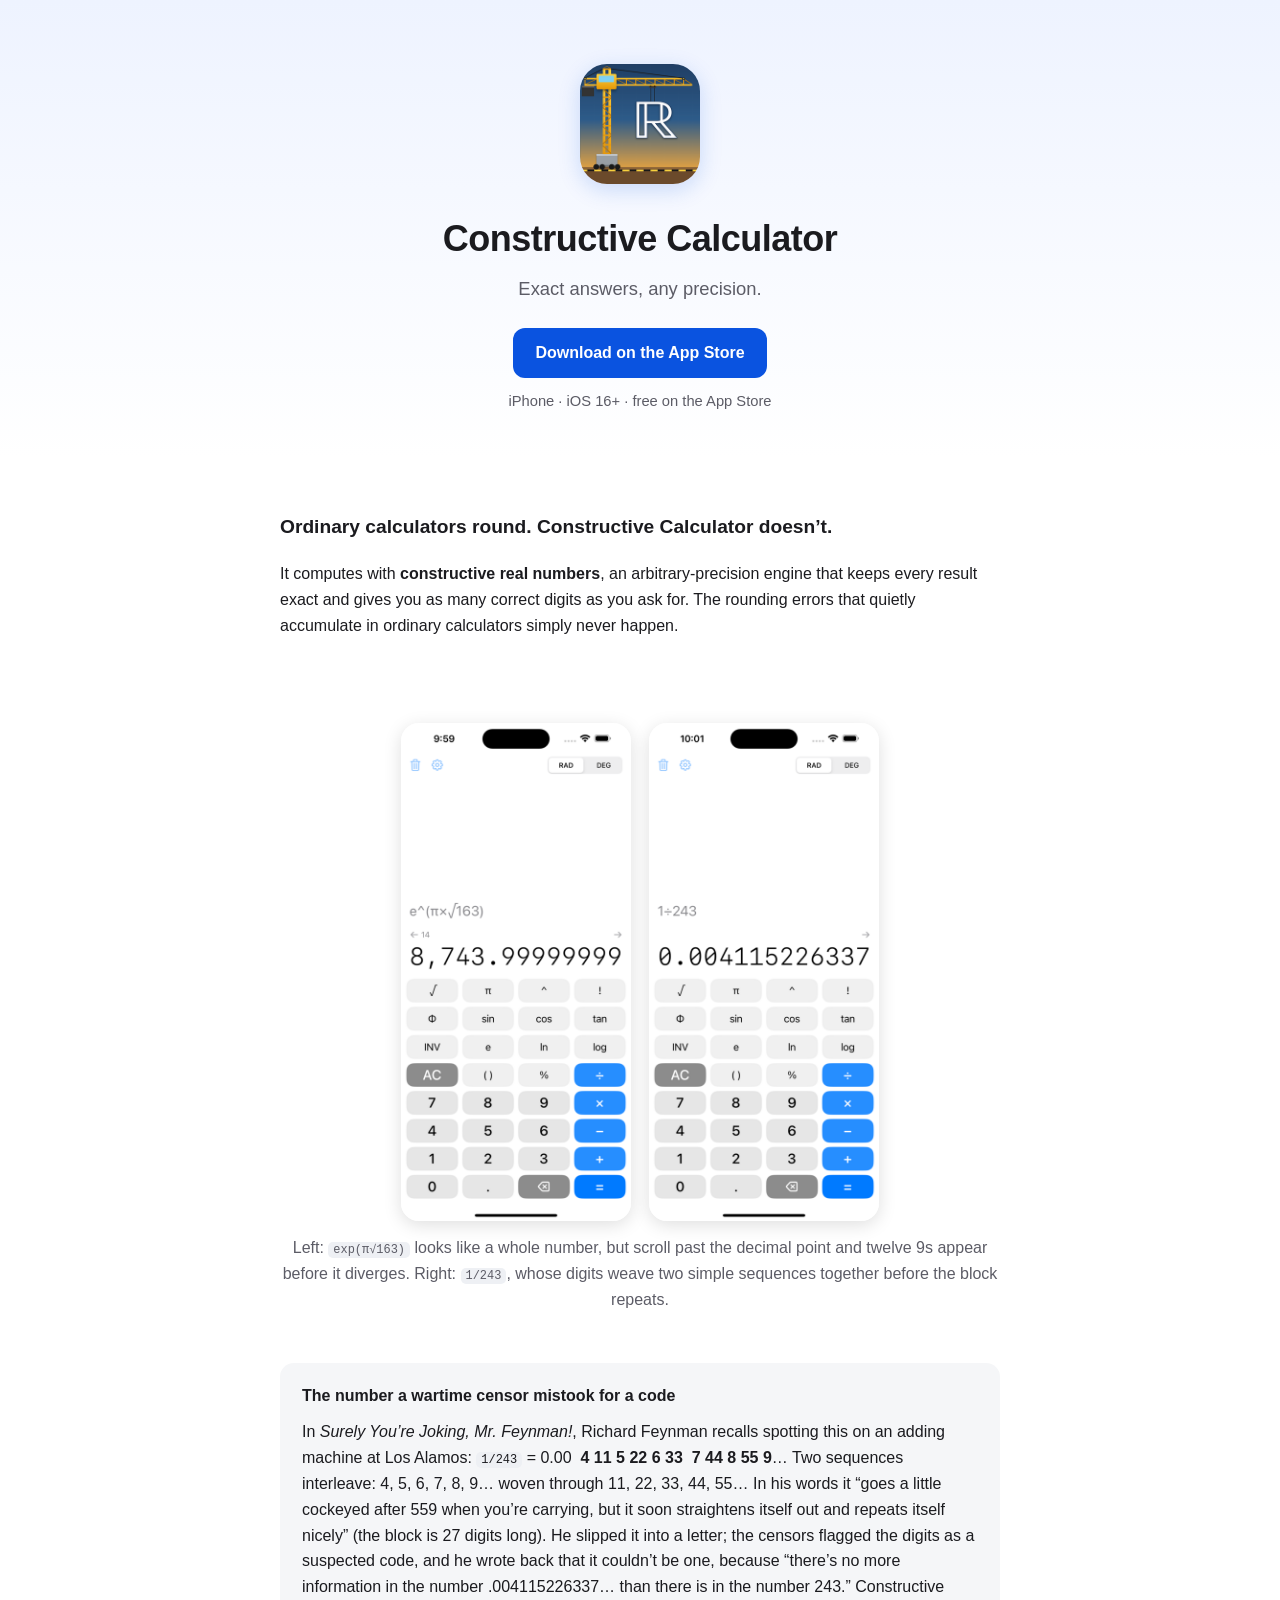
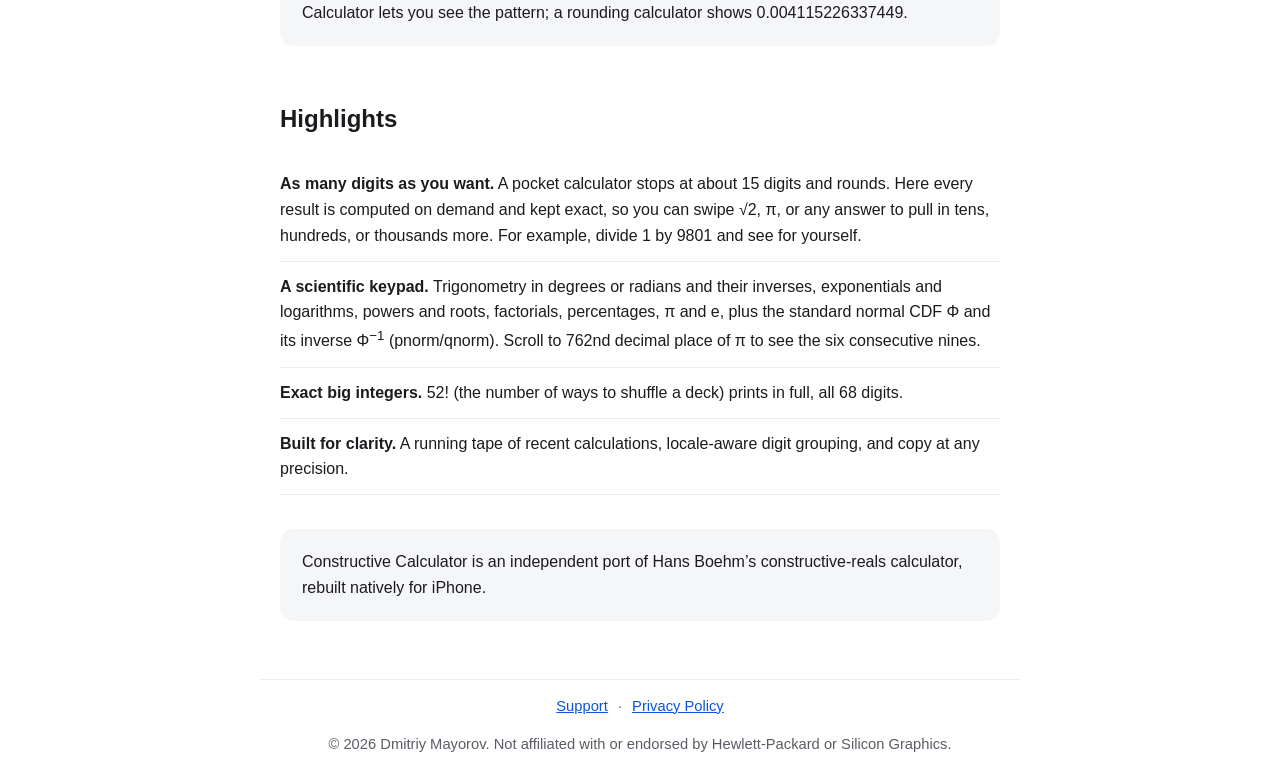
<file: index.html>
<!DOCTYPE html>
<html lang="en">
<head>
<meta charset="utf-8">
<meta name="viewport" content="width=device-width, initial-scale=1">
<title>Constructive Calculator</title>
<meta name="description" content="An iPhone calculator that computes with exact, arbitrary-precision real numbers. cos(π/3) is exactly ½, and you can scroll any result for as many correct digits as you want.">
<link rel="icon" href="favicon.png">
<link rel="stylesheet" href="style.css">
</head>
<body>
<header class="hero">
  <img class="icon" src="icon.png" alt="Constructive Calculator app icon">
  <h1>Constructive Calculator</h1>
  <p class="tagline">Exact answers, any precision.</p>
  <a class="btn" href="https://apps.apple.com/us/app/constructive-calculator/id6778157421">Download on the App Store</a>
  <p style="color:var(--muted); font-size:0.92rem; margin:12px 0 0;">iPhone &middot; iOS&nbsp;16+ &middot; free on the App Store</p>
</header>

<main class="container">
  <section>
    <p class="lead">Ordinary calculators round. Constructive Calculator doesn&rsquo;t.</p>
    <p>It computes with <b>constructive real numbers</b>, an arbitrary-precision engine
    that keeps every result exact and gives you as many correct digits as you ask for.
    The rounding errors that quietly accumulate in ordinary calculators simply never
    happen.</p>
  </section>

  <section>
    <div class="shots">
      <img src="shot-ramanujan.png" alt="exp(pi times sqrt 163) scrolled to its decimal point, showing twelve nines">
      <img src="shot-feynman.png" alt="1 divided by 243 showing 0.004115226337, the start of a repeating pattern">
    </div>
    <p class="muted" style="text-align:center; margin-top:14px;">
      Left: <code>exp(&pi;&radic;163)</code> looks like a whole number, but scroll past the
      decimal point and twelve 9s appear before it diverges. Right: <code>1/243</code>,
      whose digits weave two simple sequences together before the block repeats.
    </p>
  </section>

  <section class="callout">
    <p style="margin:0 0 10px;"><b>The number a wartime censor mistook for a code</b></p>
    <p style="margin:0;">In <i>Surely You&rsquo;re Joking, Mr. Feynman!</i>, Richard Feynman recalls
    spotting this on an adding machine at Los Alamos: <code>1/243</code> = 0.00&nbsp;
    <b>4</b>&nbsp;<b>11</b>&nbsp;<b>5</b>&nbsp;<b>22</b>&nbsp;<b>6</b>&nbsp;<b>33</b>&nbsp;
    <b>7</b>&nbsp;<b>44</b>&nbsp;<b>8</b>&nbsp;<b>55</b>&nbsp;<b>9</b>&hellip; Two sequences
    interleave: 4, 5, 6, 7, 8, 9&hellip; woven through 11, 22, 33, 44, 55&hellip; In his words
    it &ldquo;goes a little cockeyed after 559 when you&rsquo;re carrying, but it soon
    straightens itself out and repeats itself nicely&rdquo; (the block is 27 digits long).
    He slipped it into a letter; the censors flagged the digits as a suspected code, and he
    wrote back that it couldn&rsquo;t be one, because &ldquo;there&rsquo;s no more information
    in the number .004115226337&hellip; than there is in the number 243.&rdquo; Constructive
    Calculator lets you see the pattern; a rounding calculator shows 0.004115226337449.</p>
  </section>

  <section>
    <h2>Highlights</h2>
    <ul class="features">
      <li><b>As many digits as you want.</b> A pocket calculator stops at about 15 digits and
        rounds. Here every result is computed on demand and kept exact, so you can swipe
        &radic;2, &pi;, or any answer to pull in tens, hundreds, or thousands more. 
        For example, divide 1 by 9801 and see for yourself.</li>
      <li><b>A scientific keypad.</b> Trigonometry in degrees or radians and their inverses,
        exponentials and logarithms, powers and roots, factorials, percentages, &pi; and e,
        plus the standard normal CDF &Phi; and its inverse &Phi;<sup>&minus;1</sup> (pnorm/qnorm).
        Scroll to 762nd decimal place of &pi; to see the six consecutive nines.</li>
      <li><b>Exact big integers.</b> 52! (the number of ways to shuffle a deck) prints in
        full, all 68 digits.</li>
      <li><b>Built for clarity.</b> A running tape of recent calculations, locale-aware
        digit grouping, and copy at any precision.</li>
    </ul>
  </section>

  <section class="callout">
    <p style="margin:0;">Constructive Calculator is an independent port of Hans Boehm&rsquo;s
    constructive-reals calculator, rebuilt natively for iPhone.</p>
  </section>

  <p>&nbsp;
</main>

<footer class="container">
  <p><a href="support.html">Support</a> &middot; <a href="privacy.html">Privacy Policy</a></p>
   <p>&copy; 2026 Dmitriy Mayorov. Not affiliated with or endorsed by Hewlett-Packard
  or Silicon Graphics.</p>
</footer>
</body>
</html>
</file>
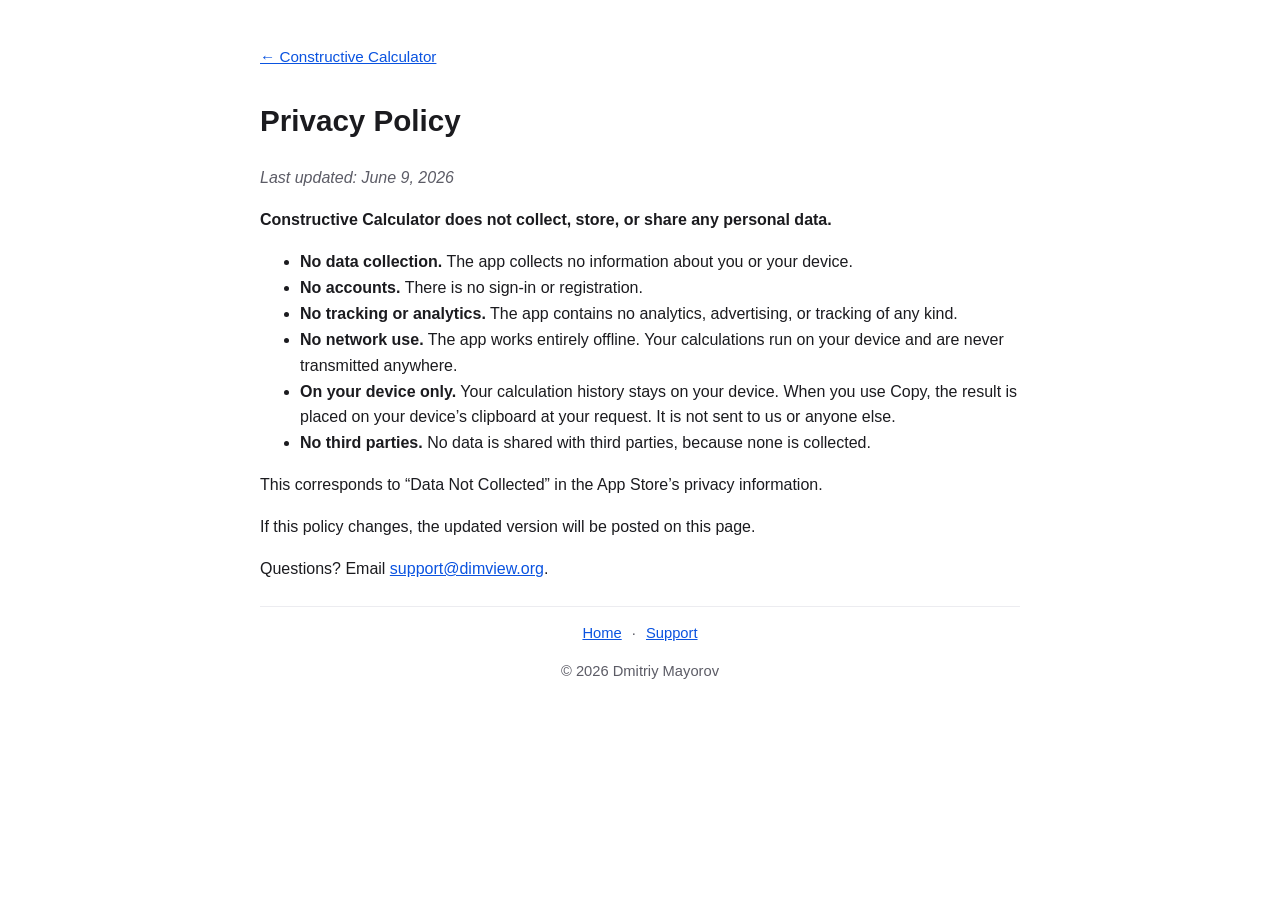
<file: privacy.html>
<!DOCTYPE html>
<html lang="en">
<head>
<meta charset="utf-8">
<meta name="viewport" content="width=device-width, initial-scale=1">
<title>Privacy Policy | Constructive Calculator</title>
<meta name="description" content="Privacy policy for Constructive Calculator. The app collects no data.">
<link rel="icon" href="favicon.png">
<link rel="stylesheet" href="style.css">
</head>
<body>
<main class="container page">
  <a class="back" href="index.html">&larr; Constructive Calculator</a>
  <h1>Privacy Policy</h1>
  <p class="muted"><i>Last updated: June 9, 2026</i></p>

  <p><b>Constructive Calculator does not collect, store, or share any personal data.</b></p>

  <ul>
    <li><b>No data collection.</b> The app collects no information about you or your device.</li>
    <li><b>No accounts.</b> There is no sign-in or registration.</li>
    <li><b>No tracking or analytics.</b> The app contains no analytics, advertising, or
      tracking of any kind.</li>
    <li><b>No network use.</b> The app works entirely offline. Your calculations run on your
      device and are never transmitted anywhere.</li>
    <li><b>On your device only.</b> Your calculation history stays on your device. When you
      use Copy, the result is placed on your device&rsquo;s clipboard at your request. It is
      not sent to us or anyone else.</li>
    <li><b>No third parties.</b> No data is shared with third parties, because none is
      collected.</li>
  </ul>

  <p>This corresponds to &ldquo;Data Not Collected&rdquo; in the App Store&rsquo;s privacy
  information.</p>

  <p>If this policy changes, the updated version will be posted on this page.</p>

  <p>Questions? Email <a href="mailto:support@dimview.org">support@dimview.org</a>.</p>
</main>

<footer class="container">
  <p><a href="index.html">Home</a> &middot; <a href="support.html">Support</a></p>
  <p>&copy; 2026 Dmitriy Mayorov</p>
</footer>
</body>
</html>
</file>
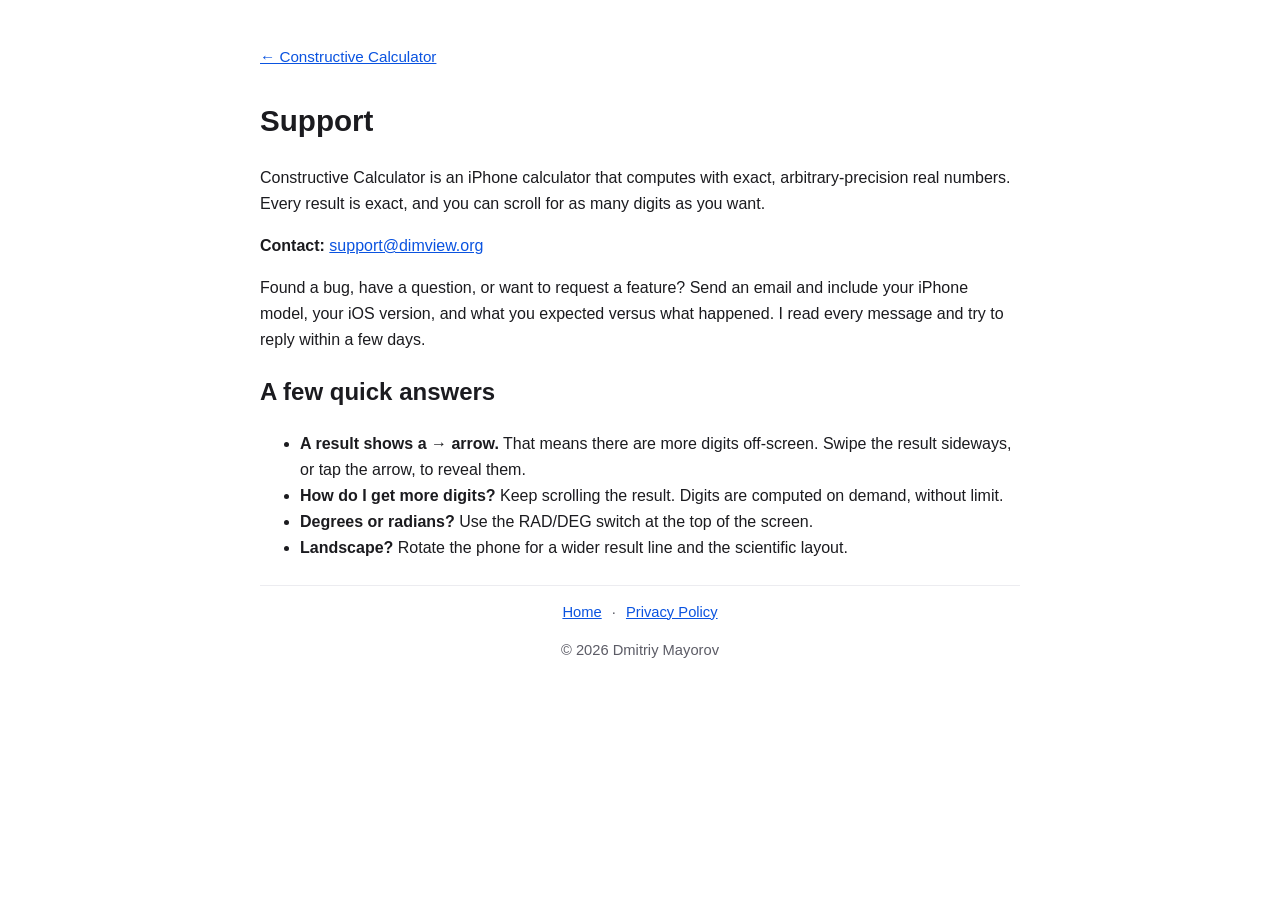
<file: support.html>
<!DOCTYPE html>
<html lang="en">
<head>
<meta charset="utf-8">
<meta name="viewport" content="width=device-width, initial-scale=1">
<title>Support | Constructive Calculator</title>
<meta name="description" content="Support for Constructive Calculator.">
<link rel="icon" href="favicon.png">
<link rel="stylesheet" href="style.css">
</head>
<body>
<main class="container page">
  <a class="back" href="index.html">&larr; Constructive Calculator</a>
  <h1>Support</h1>
  <p>Constructive Calculator is an iPhone calculator that computes with exact,
  arbitrary-precision real numbers. Every result is exact, and you can scroll for as many
  digits as you want.</p>

  <p><b>Contact:</b> <a href="mailto:support@dimview.org">support@dimview.org</a></p>

  <p>Found a bug, have a question, or want to request a feature? Send an email and include
  your iPhone model, your iOS version, and what you expected versus what happened. I read
  every message and try to reply within a few days.</p>

  <h2>A few quick answers</h2>
  <ul>
    <li><b>A result shows a &rarr; arrow.</b> That means there are more digits off-screen.
      Swipe the result sideways, or tap the arrow, to reveal them.</li>
    <li><b>How do I get more digits?</b> Keep scrolling the result. Digits are computed on
      demand, without limit.</li>
    <li><b>Degrees or radians?</b> Use the RAD/DEG switch at the top of the screen.</li>
    <li><b>Landscape?</b> Rotate the phone for a wider result line and the scientific layout.</li>
  </ul>
</main>

<footer class="container">
  <p><a href="index.html">Home</a> &middot; <a href="privacy.html">Privacy Policy</a></p>
  <p>&copy; 2026 Dmitriy Mayorov</p>
</footer>
</body>
</html>
</file>
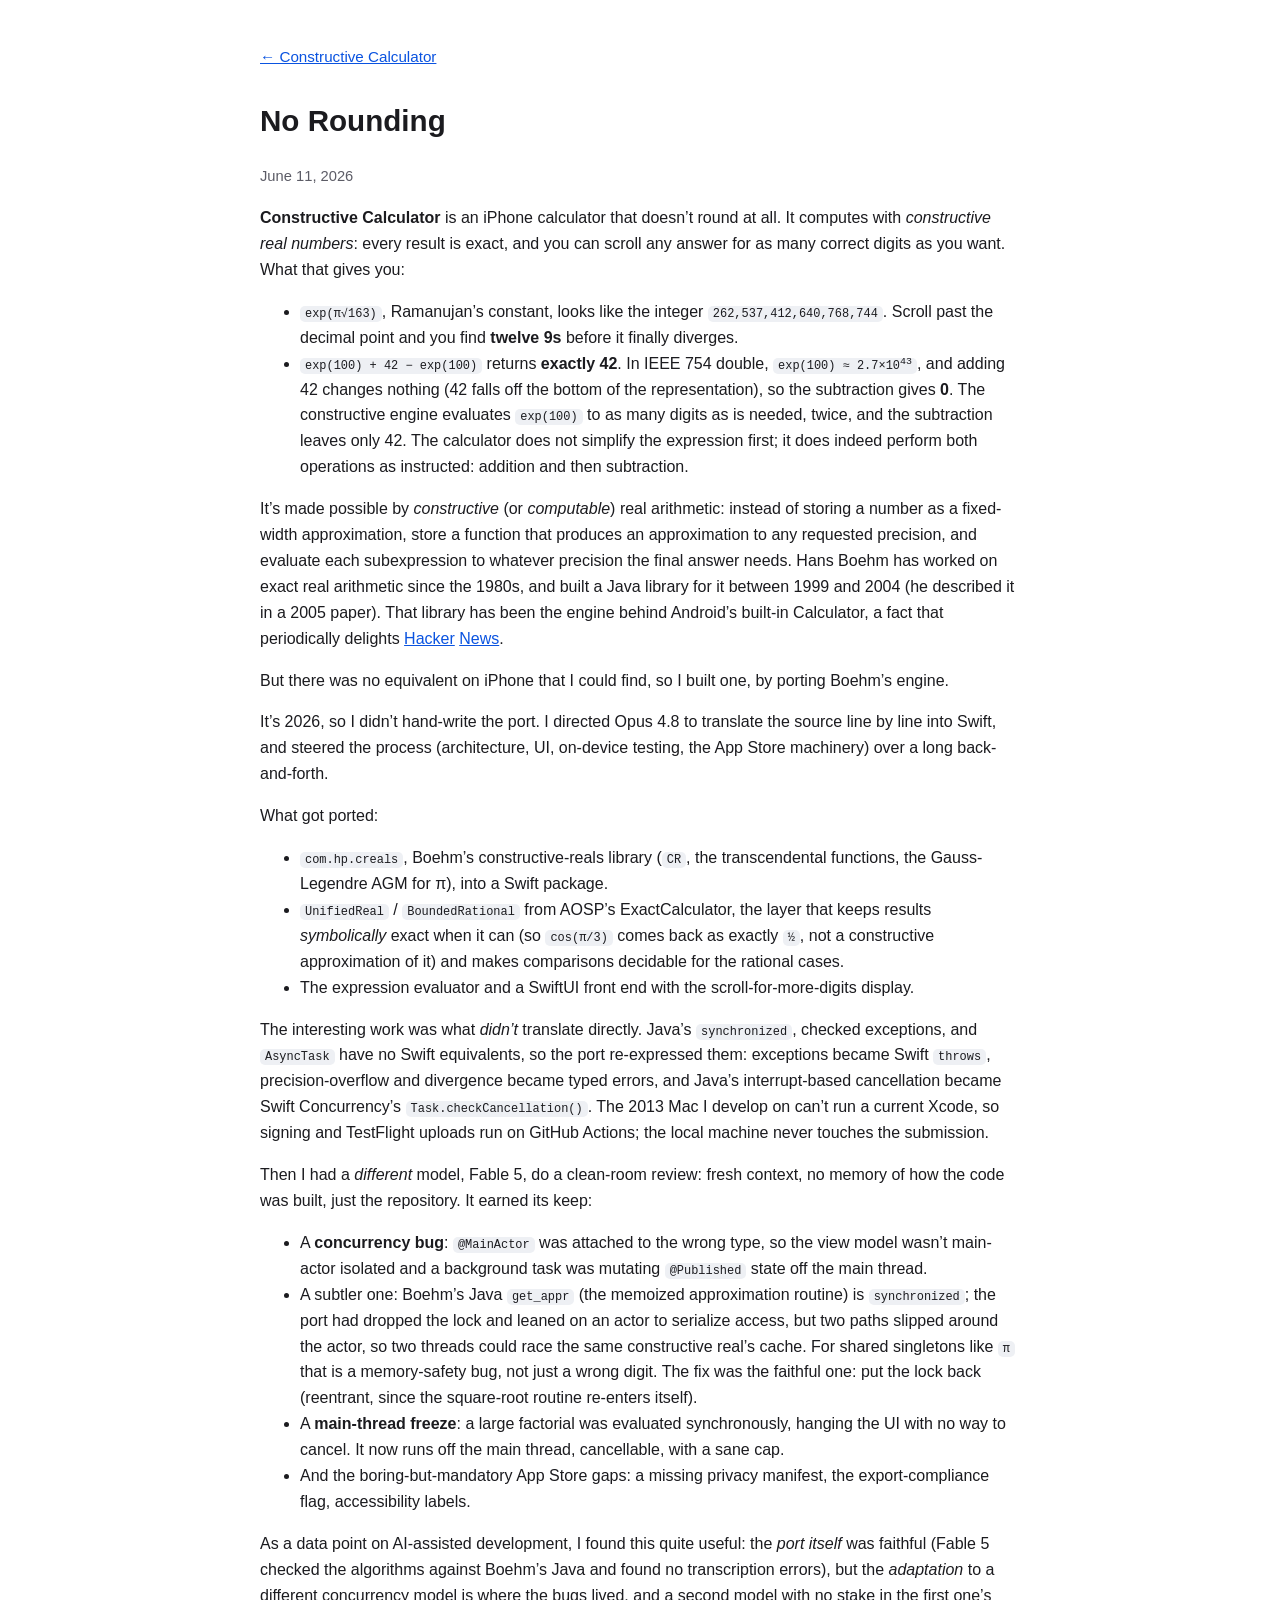
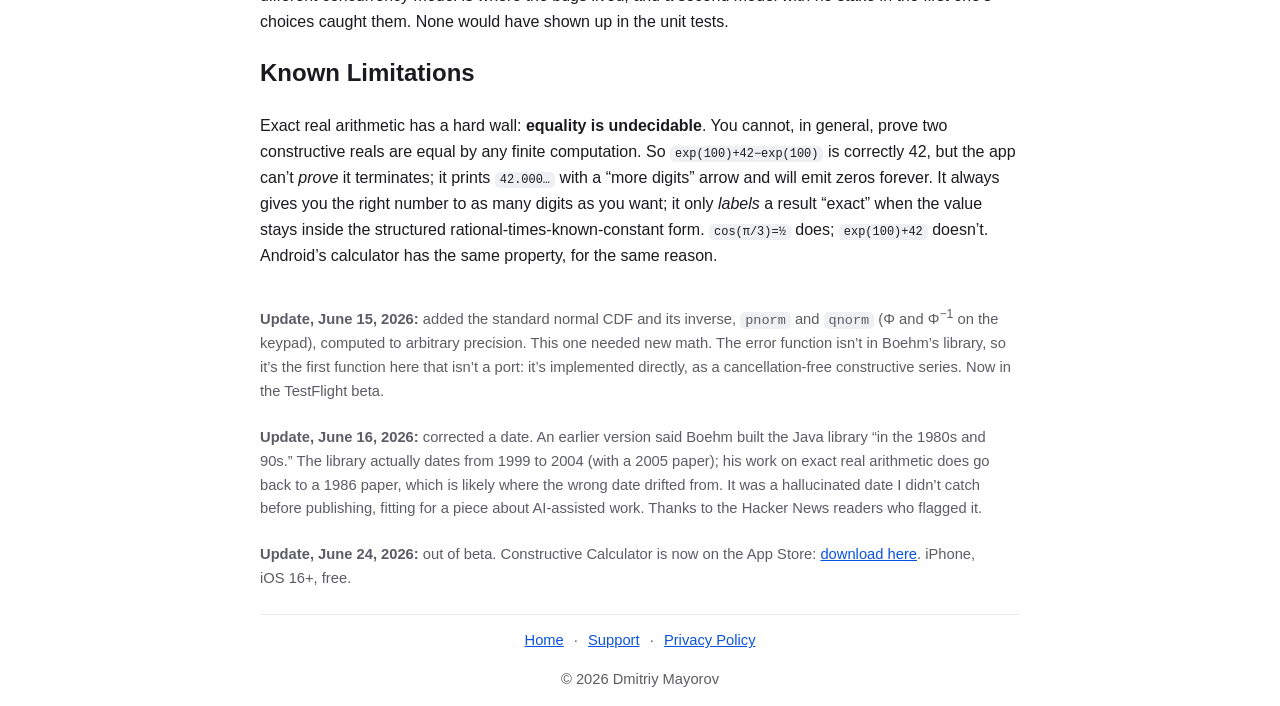
<file: writeup.html>
<!DOCTYPE html>
<html lang="en">
<head>
<meta charset="utf-8">
<meta name="viewport" content="width=device-width, initial-scale=1">
<title>A calculator that doesn&rsquo;t round | Constructive Calculator</title>
<meta name="description" content="How Constructive Calculator was built: a line-by-line Swift port of Hans Boehm's constructive-reals engine, and what a clean-room review by a second model turned up.">
<link rel="icon" href="favicon.png">
<link rel="stylesheet" href="style.css">
</head>
<body>
<main class="container page">
  <a class="back" href="index.html">&larr; Constructive Calculator</a>
  <h1>No Rounding</h1>
  <p class="muted" style="color:var(--muted); font-size:0.92rem; margin:4px 0 0;">June&nbsp;11,&nbsp;2026</p>

  <p><b>Constructive Calculator</b> is an iPhone calculator that doesn&rsquo;t round at all.
  It computes with <i>constructive real numbers</i>: every result is exact, and you can scroll
  any answer for as many correct digits as you want. What that gives you:</p>

  <ul>
    <li><code>exp(&pi;&radic;163)</code>, Ramanujan&rsquo;s constant, looks like the
    integer <code>262,537,412,640,768,744</code>. Scroll past the decimal point and you find
    <b>twelve 9s</b> before it finally diverges.</li>
    <li><code>exp(100) + 42 &minus; exp(100)</code> returns <b>exactly 42</b>. In IEEE 754 double,
    <code>exp(100) &asymp; 2.7&times;10<sup>43</sup></code>, and adding 42 changes nothing (42
    falls off the bottom of the representation), so the subtraction gives <b>0</b>. The constructive 
    engine evaluates <code>exp(100)</code> to as many digits as is needed, twice, and the subtraction
    leaves only 42. The calculator does not simplify the expression first; it does indeed 
    perform both operations as instructed: addition and then subtraction.</li>
  </ul>

  <p>It&rsquo;s made possible by <i>constructive</i> (or <i>computable</i>) real arithmetic: instead of 
  storing a number as a fixed-width approximation, store a function that produces an approximation
  to any requested precision, and evaluate each subexpression to whatever precision the final
  answer needs. Hans Boehm has worked on exact real arithmetic since the 1980s, and built a Java
  library for it between 1999 and 2004 (he described it in a 2005 paper). That library has been
  the engine behind Android&rsquo;s built-in Calculator, a fact that periodically
  delights <a href="https://news.ycombinator.com/item?id=43066953">Hacker</a>
  <a href="https://news.ycombinator.com/item?id=21330341">News</a>.</p>
  <p>But there was no equivalent on iPhone that I could find, so I built one, by porting
  Boehm&rsquo;s engine.</p>

  <p>It&rsquo;s 2026, so I didn&rsquo;t hand-write the port. I directed Opus 4.8 to translate the source
  line by line into Swift, and steered the process (architecture, UI, on-device testing, the
  App Store machinery) over a long back-and-forth.</p>
  <p>What got ported:</p>
  <ul>
    <li><code>com.hp.creals</code>, Boehm&rsquo;s constructive-reals library (<code>CR</code>,
    the transcendental functions, the Gauss-Legendre AGM for &pi;), into a Swift package.</li>
    <li><code>UnifiedReal</code> / <code>BoundedRational</code> from AOSP&rsquo;s
    ExactCalculator, the layer that keeps results <i>symbolically</i> exact when it can (so
    <code>cos(&pi;/3)</code> comes back as exactly <code>&frac12;</code>, not a constructive
    approximation of it) and makes comparisons decidable for the rational cases.</li>
    <li>The expression evaluator and a SwiftUI front end with the scroll-for-more-digits
    display.</li>
  </ul>
  <p>The interesting work was what <i>didn&rsquo;t</i> translate directly. Java&rsquo;s
  <code>synchronized</code>, checked exceptions, and <code>AsyncTask</code> have no Swift
  equivalents, so the port re-expressed them: exceptions became Swift <code>throws</code>,
  precision-overflow and divergence became typed errors, and Java&rsquo;s interrupt-based
  cancellation became Swift Concurrency&rsquo;s <code>Task.checkCancellation()</code>. The 2013
  Mac I develop on can&rsquo;t run a current Xcode, so signing and TestFlight uploads run on
  GitHub Actions; the local machine never touches the submission.</p>

  <p>Then I had a <i>different</i> model, Fable 5, do a clean-room review: fresh context, no 
  memory of how the code was built, just the repository. It earned its keep:</p>
  <ul>
    <li>A <b>concurrency bug</b>: <code>@MainActor</code> was attached to the wrong type, so the
    view model wasn&rsquo;t main-actor isolated and a background task was mutating
    <code>@Published</code> state off the main thread.</li>
    <li>A subtler one: Boehm&rsquo;s Java <code>get_appr</code> (the memoized approximation
    routine) is <code>synchronized</code>; the port had dropped the lock and leaned on an actor
    to serialize access, but two paths slipped around the actor, so two threads could race the
    same constructive real&rsquo;s cache. For shared singletons like <code>&pi;</code> that is a
    memory-safety bug, not just a wrong digit. The fix was the faithful one: put the lock back
    (reentrant, since the square-root routine re-enters itself).</li>
    <li>A <b>main-thread freeze</b>: a large factorial was evaluated synchronously, hanging the
    UI with no way to cancel. It now runs off the main thread, cancellable, with a sane cap.</li>
    <li>And the boring-but-mandatory App Store gaps: a missing privacy manifest, the
    export-compliance flag, accessibility labels.</li>
  </ul>
  <p>As a data point on AI-assisted development, I found this quite useful: the <i>port
  itself</i> was faithful (Fable 5 checked the algorithms against Boehm&rsquo;s Java and
  found no transcription errors), but the <i>adaptation</i> to a different concurrency model is
  where the bugs lived, and a second model with no stake in the first one&rsquo;s choices caught
  them. None would have shown up in the unit tests.</p>

  <h2>Known Limitations</h2>
  <p>Exact real arithmetic has a hard wall: <b>equality is undecidable</b>. You cannot, in
  general, prove two constructive reals are equal by any finite computation. So
  <code>exp(100)+42&minus;exp(100)</code> is correctly 42, but the app can&rsquo;t <i>prove</i>
  it terminates; it prints <code>42.000&hellip;</code> with a &ldquo;more digits&rdquo; arrow
  and will emit zeros forever. It always gives you the right number to as many digits as you
  want; it only <i>labels</i> a result &ldquo;exact&rdquo; when the value stays inside the
  structured rational-times-known-constant form. <code>cos(&pi;/3)=&frac12;</code> does; 
  <code>exp(100)+42</code> doesn&rsquo;t. Android&rsquo;s calculator has the same property, for
  the same reason.</p>

  <p class="muted" style="color:var(--muted); font-size:0.92rem; margin-top:2.5em;">
  <b>Update, June&nbsp;15,&nbsp;2026:</b> added the standard normal CDF and its inverse,
  <code>pnorm</code> and <code>qnorm</code> (&Phi; and &Phi;<sup>&minus;1</sup> on the keypad),
  computed to arbitrary precision. This one needed new math. The error function isn&rsquo;t in
  Boehm&rsquo;s library, so it&rsquo;s the first function here that isn&rsquo;t a port: it&rsquo;s
  implemented directly, as a cancellation-free constructive series. Now in the TestFlight beta.</p>

  <p class="muted" style="color:var(--muted); font-size:0.92rem; margin-top:1.5em;">
  <b>Update, June&nbsp;16,&nbsp;2026:</b> corrected a date. An earlier version said Boehm built
  the Java library &ldquo;in the 1980s and 90s.&rdquo; The library actually dates from 1999 to
  2004 (with a 2005 paper); his work on exact real arithmetic does go back to a 1986 paper, which
  is likely where the wrong date drifted from. It was a hallucinated date I didn&rsquo;t catch
  before publishing, fitting for a piece about AI-assisted work. Thanks to the Hacker&nbsp;News
  readers who flagged it.</p>

  <p class="muted" style="color:var(--muted); font-size:0.92rem; margin-top:1.5em;">
  <b>Update, June&nbsp;24,&nbsp;2026:</b> out of beta. Constructive Calculator is now on the
  App Store: <a href="https://apps.apple.com/us/app/constructive-calculator/id6778157421">download
  here</a>. iPhone, iOS&nbsp;16+, free.</p>
</main>

<footer class="container">
  <p><a href="index.html">Home</a> &middot; <a href="support.html">Support</a> &middot;
  <a href="privacy.html">Privacy Policy</a></p>
  <p>&copy; 2026 Dmitriy Mayorov</p>
</footer>
</body>
</html>
</file>
<file: style.css>
:root {
  --blue: #0a53e0;
  --ink: #1b1b1f;
  --muted: #5c5c66;
  --bg: #ffffff;
  --card: #f5f6f8;
  --line: #ececf0;
}
* { box-sizing: border-box; }
html { -webkit-text-size-adjust: 100%; }
body {
  margin: 0;
  font-family: -apple-system, BlinkMacSystemFont, "Segoe UI", Roboto, Helvetica, Arial, sans-serif;
  color: var(--ink);
  background: var(--bg);
  line-height: 1.62;
}
a { color: var(--blue); }
.container { max-width: 760px; margin: 0 auto; padding: 0 20px; }

.hero {
  text-align: center;
  padding: 64px 20px 44px;
  background: linear-gradient(180deg, #eef3ff, #ffffff);
}
.hero .icon { width: 120px; height: 120px; border-radius: 27px;
  box-shadow: 0 6px 22px rgba(10, 83, 224, 0.18); }
.hero h1 { font-size: 2.25rem; margin: 18px 0 6px; letter-spacing: -0.5px; }
.hero .tagline { font-size: 1.15rem; color: var(--muted); margin: 0 0 24px; }
.btn {
  display: inline-block; background: var(--blue); color: #fff; text-decoration: none;
  padding: 12px 22px; border-radius: 12px; font-weight: 600; font-size: 1rem;
}
.btn.disabled { background: #c9ccd3; cursor: default; }

section { padding: 34px 0; }
h2 { font-size: 1.5rem; }
.lead { font-size: 1.2rem; font-weight: 600; }
.muted { color: var(--muted); }

.shots { display: flex; gap: 18px; justify-content: center; flex-wrap: wrap; }
.shots img { width: 230px; max-width: 44%; border-radius: 18px;
  box-shadow: 0 4px 18px rgba(0, 0, 0, 0.13); }

ul.features { list-style: none; padding: 0; margin: 0; }
ul.features li { padding: 12px 0; border-bottom: 1px solid var(--line); }

.callout { background: var(--card); border-radius: 14px; padding: 20px 22px; }

footer { border-top: 1px solid var(--line); padding: 28px 0 48px;
  color: var(--muted); font-size: 0.92rem; text-align: center; }
footer a { margin: 0 6px; }

.page { padding: 44px 0 8px; }
.page h1 { font-size: 1.85rem; }
.back { display: inline-block; margin-bottom: 8px; font-size: 0.95rem; }
code { background: #eef0f4; padding: 1px 5px; border-radius: 5px; font-size: 0.92em; }
</file>
